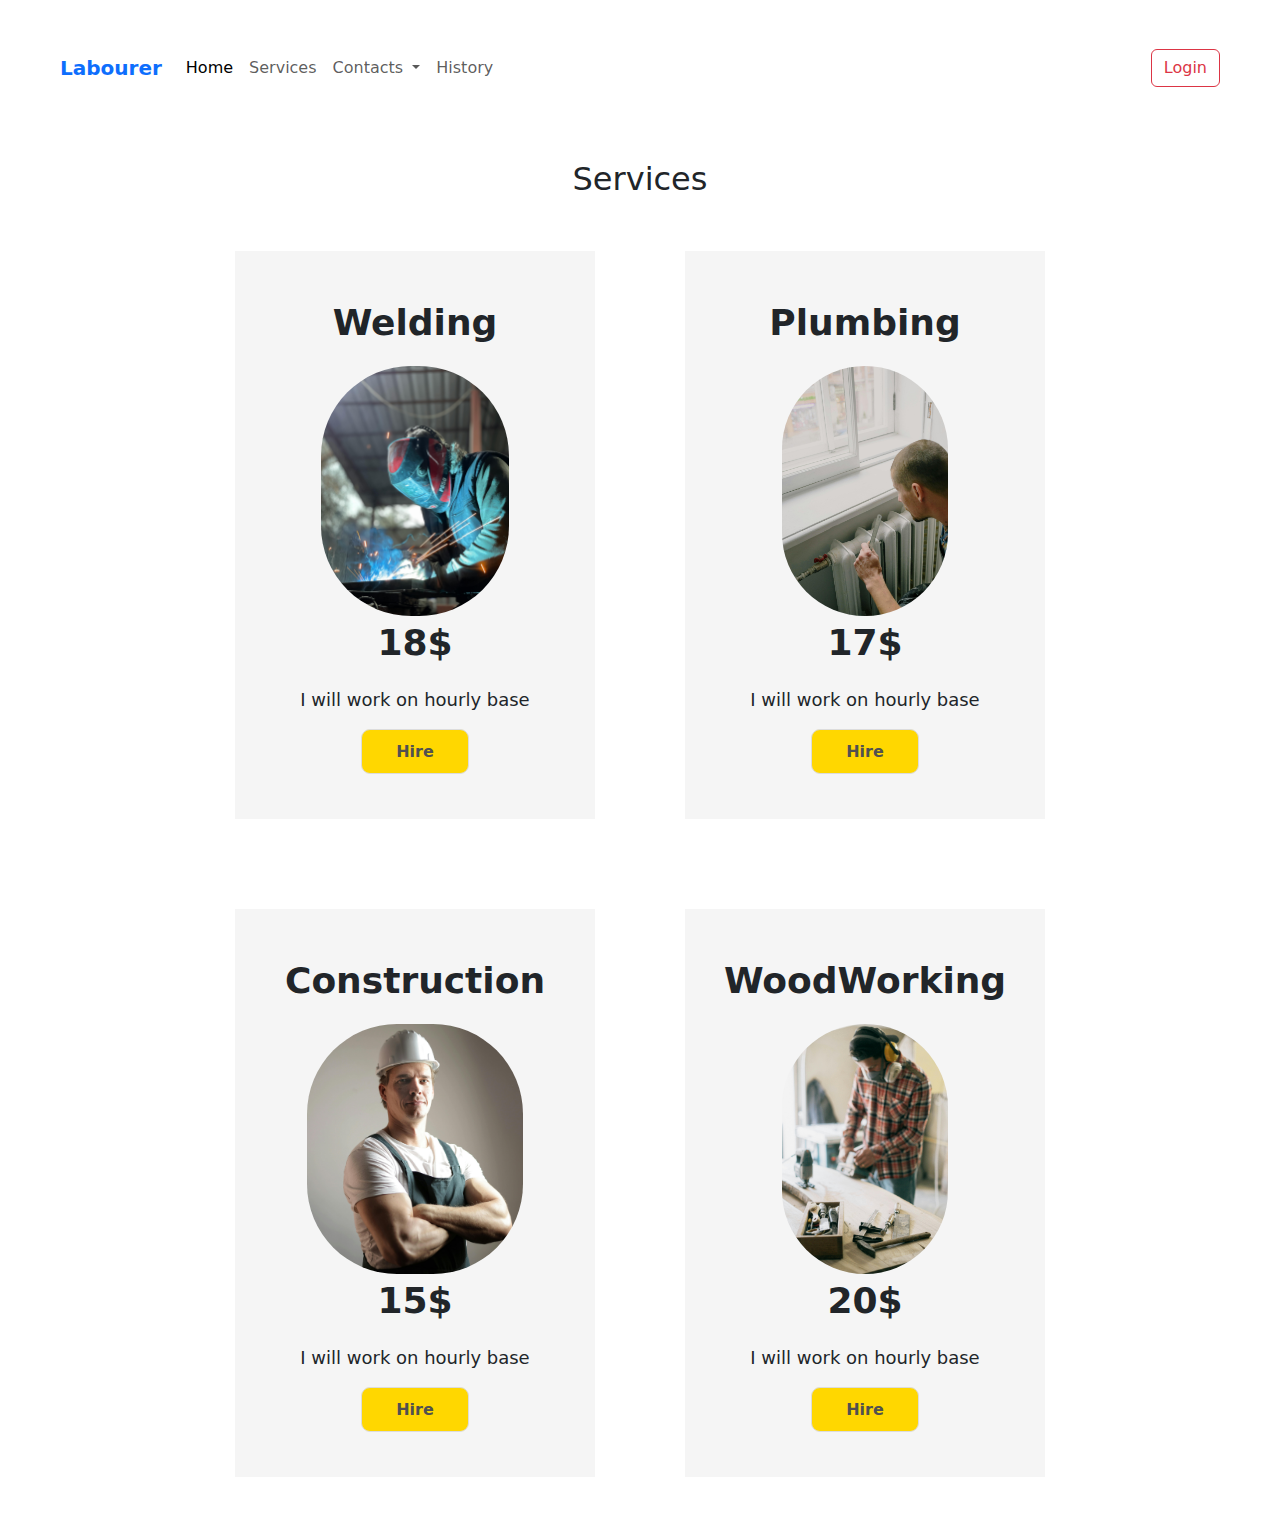
<file: ind2.html>
<!DOCTYPE html>
<html lang="en">
<head>
    <meta charset="UTF-8">
    <meta name="viewport" content="width=device-width, initial-scale=1.0">
    <title>Project-x</title>
    <link href="https://cdn.jsdelivr.net/npm/bootstrap@5.3.3/dist/css/bootstrap.min.css" rel="stylesheet" integrity="sha384-QWTKZyjpPEjISv5WaRU9OFeRpok6YctnYmDr5pNlyT2bRjXh0JMhjY6hW+ALEwIH" crossorigin="anonymous">
    <link rel="stylesheet" href="mycss.css">
   
</head>
<body>

    <nav class="navbar navbar-expand-lg bg-body p-5">
        <div class="container-fluid">
          <a class="navbar-brand fw-bold text-primary" href="#">Labourer</a>
          <button class="navbar-toggler" type="button" data-bs-toggle="collapse" data-bs-target="#navbarSupportedContent" aria-controls="navbarSupportedContent" aria-expanded="false" aria-label="Toggle navigation">
            <span class="navbar-toggler-icon"></span>
          </button>
          <div class="collapse navbar-collapse" id="navbarSupportedContent">
            <ul class="navbar-nav me-auto mb-2 mb-lg-0">
              <li class="nav-item">
                <a class="nav-link active" aria-current="page" href="index.html">Home</a>
              </li>
              <li class="nav-item">
                <a class="nav-link" href="ind2.html">Services</a>
              </li>
              <li class="nav-item dropdown">
                <a class="nav-link dropdown-toggle" href="#" role="button" data-bs-toggle="dropdown" aria-expanded="false">
                  Contacts
                </a>
                <ul class="dropdown-menu">
                  <li><a class="dropdown-item" href="#"><img src="whatsapp.png" alt="whatsapp" height="40vh">whatsapp</a></li>
                  <li><a class="dropdown-item" href="#"><img src="instagramlogo.png" alt="whatsapp" height="35vh"> instagram</a></li>
                  <li><a class="dropdown-item" href="#"><img src="gmail.png" alt="whatsapp" height="25vh"> labourer@gmail.com</a></li>
                </ul>
              </li>
              <li class="nav-item">
                <a class="nav-link" href="#">History</a>
              </li>
            </ul>
            
              <button id="openModalBtn" class="btn btn-outline-danger" type="submit">Login</button>
              <div id="modal" class="modal">
                <div class="modal-content">
                  <span id="closeModalBtn" class="close">&times;</span>
                <h5 class="model-labourer-logo">Labourer </h5>
                <input class="first-box" type="text" placeholder="Email Address,Phone Number">
                <input class="second-box" type="password" placeholder="Password">
                <button class="login">Login</button>
              </div>
              </div>
            
          </div>
        </div>
      </nav>
      <br>
      
 <center><h2>Services</h2></center>
      <div class="product-container">


        <div class="product-card">
        <p class="price">Construction </p> 
        <img src="imgcon.jpg" class="img" height="250px" alt="product-air-buds-photo">
        <p class="price">15$</p>
        <p class="discription">I will work on hourly base</p>
        <button onclick="Confirmation()" class="buttongh">Hire</button>
        </div>
      
        <div class="product-card">
          <p class="price">WoodWorking</p>
          <img src="imgwoo.jpg" class="img" height="250px" alt="product-air-buds-photo">
          <p class="price">20$</p>
          <p class="discription">I will work on hourly base</p>
          <button onclick="Confirmation()" class="buttongh">Hire</button>
        </div>
        
        <div class="product-card">
          <p class="price">Welding</p>
          <img src="Image1.jpg" class="img" height="250px" alt="product-air-buds-photo">
          <p class="price">18$</p>
          <p class="discription">I will work on hourly base</p>
          <button onclick="Confirmation()" class="buttongh">Hire</button>
        </div>

        <div class="product-card">
          <p class="price">Plumbing</p>
          <img src="imgplum.jpg" class="img" height="250px" alt="product-air-buds-photo">
          <p class="price">17$</p>
          <p class="discription">I will work on hourly base</p>
          <button onclick="Confirmation()" class="buttongh">Hire</button>
        </div>


    </div>
      <script src="myjs.js"></script>
      <script src="https://cdn.jsdelivr.net/npm/bootstrap@5.3.3/dist/js/bootstrap.bundle.min.js" integrity="sha384-YvpcrYf0tY3lHB60NNkmXc5s9fDVZLESaAA55NDzOxhy9GkcIdslK1eN7N6jIeHz" crossorigin="anonymous"></script>
  </body>
  </html>
</file>
<file: mycss.css>
body
{margin: 0%;
 padding: 0%;}

#BH1:hover
{scale: 1.1;
 transition: all 0.3s ease;}

#BH1
 {border-radius: 1vh;
  background-color:gold;
  border-style: none;
  padding: 1vh 2vh 1vh 2vh;}

#BH1A
{color: rgb(51, 49, 49);
text-decoration: none;}


#IMG1:hover
{scale: 1.05;
 transition:  0.5s ease-in-out;}

 .product-card
    
    {border-color: transparent;
     margin: 5vh;
     width:40vh;
     background-color:whitesmoke;
     padding: 5vh;
     transition: 0.1s;
     display: flex;
     flex-direction: column;
     align-items: center;
     justify-content: center;
   }

     .product-card:hover
    {box-shadow: 0px 0px 10px rgba(0, 0, 0, 0.5);
     transition: 0.3s;}

    .img
    {border-radius: 10vh;}

    .price
    {font-size:4vh;  
     font-weight: 600; }

    
    .discription
    {font-size:2vh;}

    .buttongh
    {border-style:solid;
    background-color:gold;
    color: rgb(81, 80, 80);
    border:1px solid gainsboro;
    border-radius: 1vh;
    font-weight: 600;
    width: 12vh;
    height:5vh;}

    
     .buttongh:hover
     {transition: all 0.3s ease;
      scale: 1.1;}


    .product-container
     {display: flex;
      align-items: center;
      justify-content: center;
      flex-direction: row;
      flex-wrap: wrap-reverse;}

    .footer-container
    {display: flex;
     flex-direction: row;
     align-items: center;
     justify-content:flex-end;
     padding-top: 10vh;}

    .asdli
    {
     padding: 3vh;
     }

     .modal 
{   position: fixed;
    z-index: 1;
    left: 0;
    top: 0;
    width: 100%;
    height: 100%;
    background-color: rgba(0, 0, 0, 0.5);
    
}
.close
{align-self: flex-end;}

.modal-content 
{   display: flex;
    flex-direction: column;
    align-items: center;
    background-color: #fefefe;
    margin: 15% auto;
    padding: 20px;
    border: 1px solid gray;
    width: max-content;
    height: max-content;
    box-shadow:0px 0px 50px rgba(0, 0, 0, 0.8);
}
.model-labourer-logo
{color: rgb(0, 108, 215);
 font-weight: 700;
 align-self: flex-start;
 padding-bottom: 2vh;}

.close
 {
    color: #0020bf;
    float: right;
    font-size: 28px;
    font-weight: bold;
}

.close:hover
 {
    color: rgb(255, 0, 0);
    text-decoration: none;
    cursor:progress;
}


.Create-New-Account:hover
{box-shadow: 0px 0px 5px rgba(0, 0, 0, 0.5);}


 .login
{width: 150px;
 height: 40px;
 border-radius:8px;
 background-color:rgb(231, 6, 6);
 color:white;
 font-size:20px;
 border-style:none;
 margin-bottom: 10px ;}

.login:hover
{box-shadow: 0px 0px 5px  rgba(0, 0, 0, 0.5);}

.login:active
{border-color:black;
 color:black;}

 

.first-box
{border-style:solid;
 width:300px ;
 height:40px;
 border-radius:5px;
 border-color:whitesmoke;
 font-size:18px;
 text-align:center;
 margin-bottom: 20px;}

.first-box:hover
{box-shadow: 0px 0px 5px  rgba(0, 0, 0, 0.5);}

.second-box
 {border-style:solid;
 width:300px ;
 height:40px;
 border-radius:5px;
 border-color:whitesmoke;
 font-size:18px;
 text-align: center;
 margin-bottom: 20px;}

.second-box:hover
{box-shadow: 0px 0px 5px  rgba(0, 0, 0, 0.5);}
</file>
